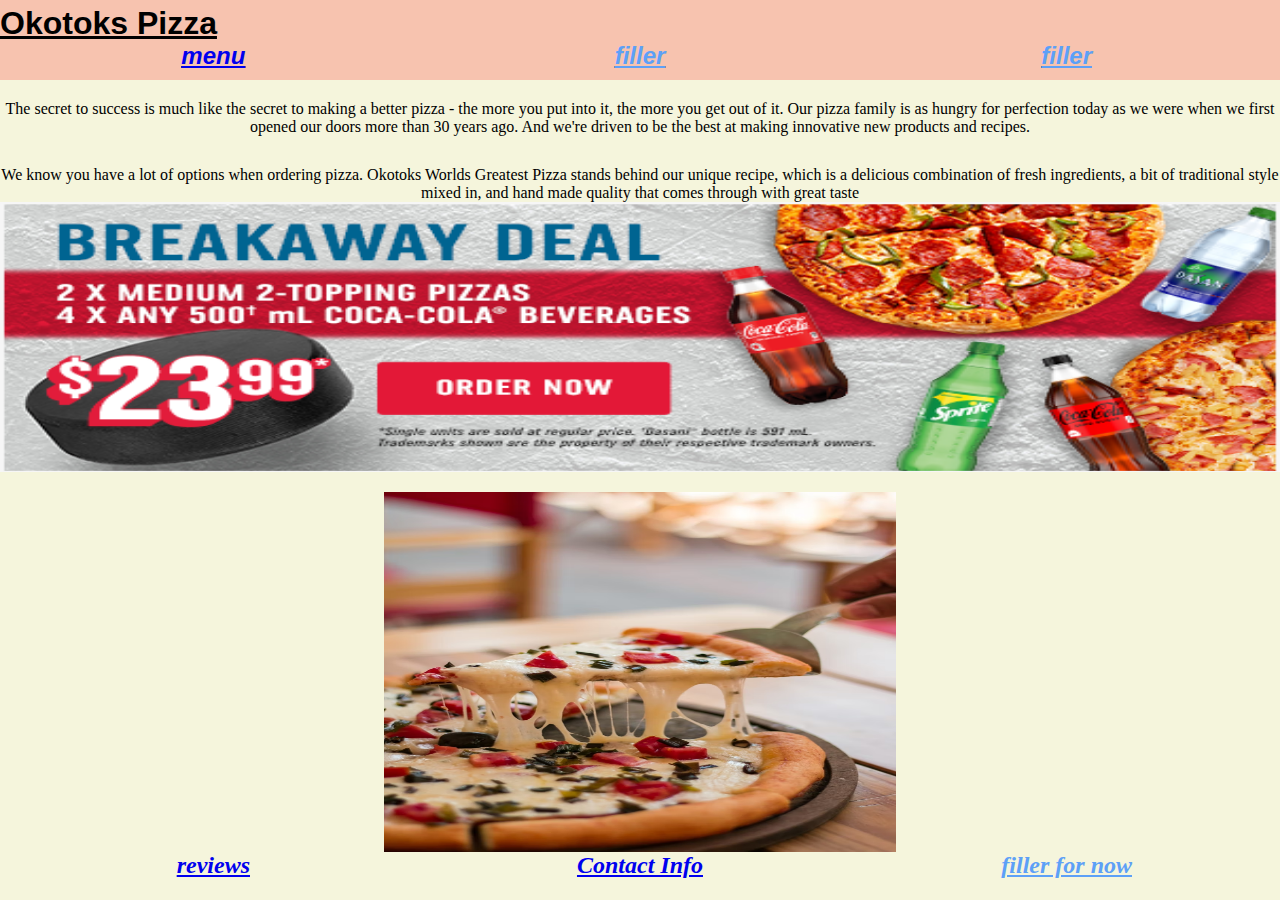
<file: index.html>
<!DOCTYPE html>
<html lang="en">
<head>
    <meta charset="UTF-8">
    <meta http-equiv="X-UA-Compatible" content="IE=edge">
    <meta name="viewport" content="width=device-width, initial-scale=1.0">
    <meta name="description" content="okotoks worlds Greatest pizza, we have all types of pizzas and deals" />
<title></title>

    <meta property="og:url" content="okotokspizza.ml" />
    <meta property="og:type" content="website" />
    <meta property="og:title" content="okotokspizza" />
    <meta property="og:description" content="okotoks worlds Greatest pizza, we have all types of pizzas and deals" />
    <meta property="og:image" content="okotokspizzapic.jpg" />

    <meta property="keywords" content="pizza, cheesy, okotoks, take-out, specials, okotoks pizza, fresh ingredient, homemade, pepperoni" />
    <meta property="author" content="Tyler Mersereau" />

    <link rel="stylesheet" href="css/style.css">



</head>
<body>
    <header id="index_header">
    <h1 id="index_h1">Okotoks Pizza</h1>
   <nav>
    <a id="menu_link" href="menu.html">menu</a>
    <a href="">filler</a>
    <a href="">filler</a>
    </nav>
    </header>

    <section>
        <p id="indexP_one">The secret to success is much like the secret to making a better pizza - the more you put into it, the more you get out of it. 
            Our pizza family is as hungry for perfection today as we were when we first opened our doors more than 30 years ago. And we're 
            driven to be the best at making innovative new products and recipes.</p>
        
        <p id="indexP_two">We know you have a lot of options when ordering pizza. 
        Okotoks Worlds Greatest Pizza stands behind our unique recipe, 
        which is a delicious combination of fresh ingredients, a bit of traditional style mixed in,
         and hand made quality that comes through with great taste
        </p>
    </section>

    <div id="div_one">
        <img id="index_promo" src="indexPhotos/pizza promo.PNG" alt="">
        <img id="indexImg" src="indexPhotos/okotokspizzapic.jpg" alt="pizza">
    </div>
    
    <nav>
<a id="review_link" href="review.html">reviews</a>
<a id="contact_link" href="contact.html">Contact Info</a>
<a href="">filler for now</a>
    </nav>
</body>
</html>
</file>
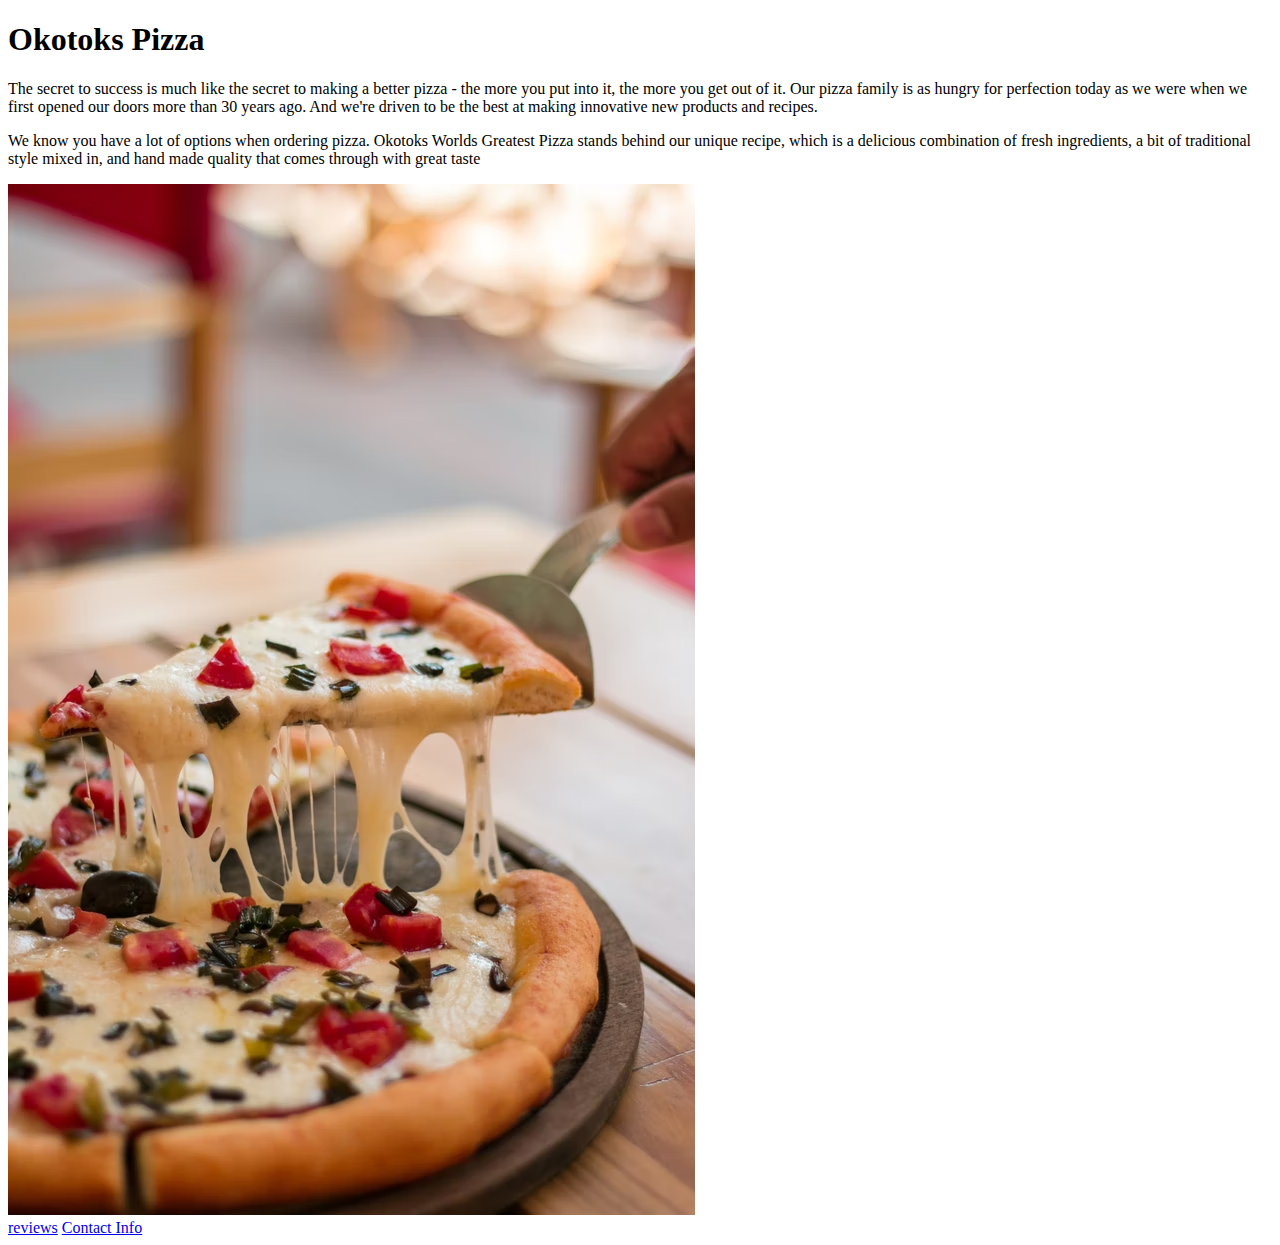
<file: okotoksPizza/index.html>
<!DOCTYPE html>
<html lang="en">
<head>
    <meta charset="UTF-8">
    <meta http-equiv="X-UA-Compatible" content="IE=edge">
    <meta name="viewport" content="width=device-width, initial-scale=1.0">
    <title>Document</title>
</head>
<body>
    <header>
    <h1>Okotoks Pizza</h1>
    </header>

    <section>
        <p>The secret to success is much like the secret to making a better pizza - the more you put into it, the more you get out of it. 
            Our pizza family is as hungry for perfection today as we were when we first opened our doors more than 30 years ago. And we're 
            driven to be the best at making innovative new products and recipes.</p>
        
        <p>We know you have a lot of options when ordering pizza. 
        Okotoks Worlds Greatest Pizza stands behind our unique recipe, 
        which is a delicious combination of fresh ingredients, a bit of traditional style mixed in,
         and hand made quality that comes through with great taste
        </p>
    </section>

    <div>
        <img src="okotokspizzapic.jpg" alt="pizza">
    </div>
    
    <nav>
<a href="review.html">reviews</a>
<a href="contact.html">Contact Info</a>
    </nav>
</html>
</file>
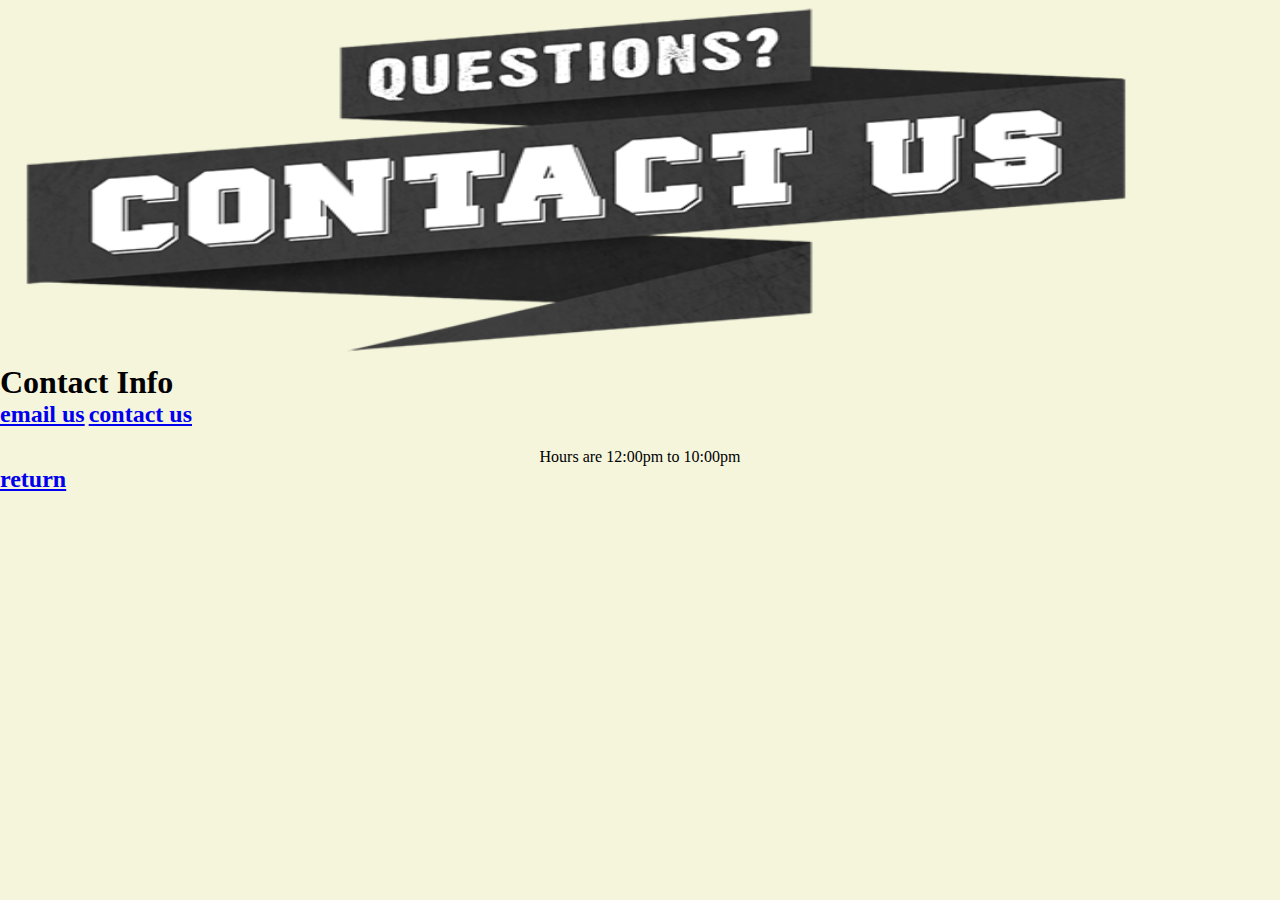
<file: contact.html>
<!DOCTYPE html>
<html lang="en">
<head>
    <meta charset="UTF-8">
    <meta http-equiv="X-UA-Compatible" content="IE=edge">
    <meta name="viewport" content="width=device-width, initial-scale=1.0">
    <title>Contact Info</title>

    <meta property="og:url" content="okotokspizza/contactus/.ml" />
    <meta property="og:type" content="website" />
    <meta property="og:title" content="okotokspizza contact" />
    <meta property="og:description" content="okotoks worlds Greatest pizza, we have all types of pizzas and deals" />
    <meta property="og:image" content="okotokspizzapic.jpg" />

    <meta property="keywords" content="okotoks, okotoks pizza, 403-555-5555 "/>
    <meta property="author" content="Tyler Mersereau" />

    <link rel="stylesheet" href="/css/style.css">
</head>
<body>
    
    <header>
        <img id="contact_usImg" src="ContactPhotos/contactus.jpg" alt="questions? contact us">

        <h1>Contact Info</h1>
        <a href="mailto:info@okotokspizza.ca">email us</a>
        <a href="tel:(403)555-5555">contact us</a>
        
    <div>
        <p>Hours are 12:00pm to 10:00pm</p>
    </div>
    </header>
    
    <footer>
        <a href="index.html">return</a>
    </footer>
</body>
</html>
</file>
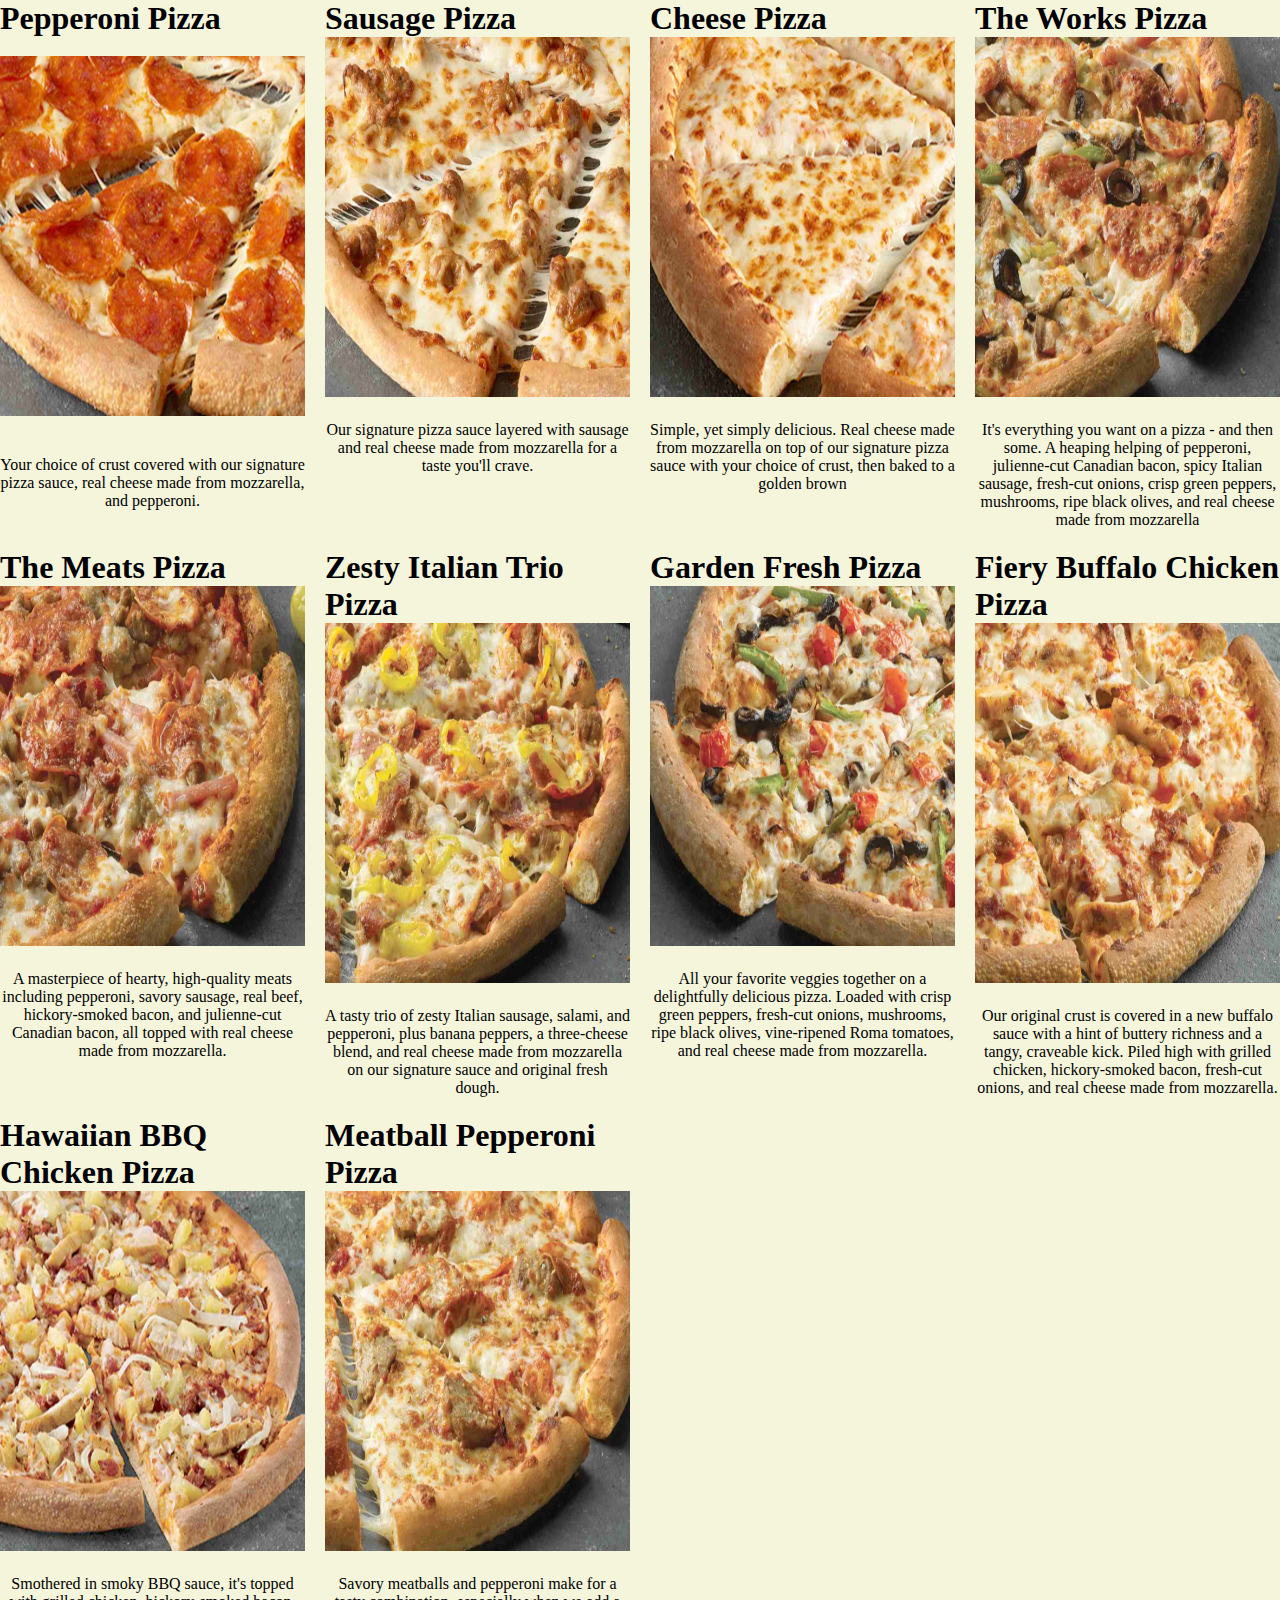
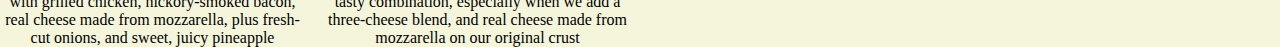
<file: menu.html>
<!DOCTYPE html>
<html lang="en">

<head>
    <meta charset="UTF-8">
    <meta http-equiv="X-UA-Compatible" content="IE=edge">
    <meta name="viewport" content="width=device-width, initial-scale=1.0">
    <title>menu</title>

    <meta property="og:url" content="okotokspizza.ml" />
    <meta property="og:type" content="website" />
    <meta property="og:title" content="okotokspizza" />
    <meta property="og:description" content="okotoks worlds Greatest pizza, we have all types of pizzas and deals" />
    <meta property="og:image" content="okotokspizzapic.jpg" />

    <meta property="keywords"
        content="pizza, cheesy, okotoks, take-out, specials, okotoks pizza, fresh ingredient, homemade, pepperoni" />
    <meta property="author" content="Tyler Mersereau" />

    <link rel="stylesheet" href="css/style.css">
</head>

<body>

    <section id="section_one">

        <div id="div_one">
            <h1>Pepperoni Pizza</h1>

            <img class="background_color" src="menuphotos/pepperoni.jpg" alt="pepperoni pizza">

            <p>Your choice of crust covered with our signature pizza sauce, real cheese made from mozzarella, and
                pepperoni.</p>
        </div>

        <div id="div_two">
            <h1>Sausage Pizza</h1>

            <img class="background_color" src="menuphotos/sausage.jpg" alt="Sausage pizza">

            <p>Our signature pizza sauce layered with sausage and real cheese made from mozzarella for a taste you'll
                crave. </p>
        </div>

        <div id="div_three">
            <h1>Cheese Pizza</h1>

            <img class="background_color" src="menuphotos/cheese.jpg" alt="cheese pizza">

            <p>Simple, yet simply delicious. Real cheese made from mozzarella on top of our signature pizza sauce with
                your choice of crust, then baked to a golden brown</p>
        </div>

        <div id="div_four">
            <h1>The Works Pizza</h1>

            <img class="background_color" src="menuphotos/the-works.jpg" alt="works pizza">

            <p>It's everything you want on a pizza - and then some. A heaping helping of pepperoni, julienne-cut
                Canadian bacon, spicy Italian sausage, fresh-cut onions, crisp green peppers, mushrooms, ripe black
                olives, and real cheese made from mozzarella</p>
        </div>

        <div id="div_five">
            <h1>The Meats Pizza</h1>

            <img class="background_color" src="menuphotos/the-meats.jpg" alt="Meats Pizza">

            <p>A masterpiece of hearty, high-quality meats including pepperoni, savory sausage, real beef,
                hickory-smoked bacon, and julienne-cut Canadian bacon, all topped with real cheese made from mozzarella.
            </p>
        </div>

        <div id="div_six">
            <h1>Zesty Italian Trio Pizza</h1>

            <img class="background_color" src="menuphotos/zesty-italian-trio.jpg" alt="Zesty Italian Trio Pizza">

            <p>A tasty trio of zesty Italian sausage, salami, and pepperoni, plus banana peppers, a three-cheese blend,
                and real cheese made from mozzarella on our signature sauce and original fresh dough.</p>
        </div>

        <div id="div_seven">
            <h1>Garden Fresh Pizza</h1>

            <img class="background_color" src="menuphotos/garden-fresh.jpg" alt="Garden Fresh Pizza">

            <p>All your favorite veggies together on a delightfully delicious pizza. Loaded with crisp green peppers,
                fresh-cut onions, mushrooms, ripe black olives, vine-ripened Roma tomatoes, and real cheese made from
                mozzarella.</p>
        </div>

        <div id="div_eight">
            <h1>Fiery Buffalo Chicken Pizza</h1>

            <img class="background_color" src="menuphotos/fiery-buffalo-chicken.jpg" alt="Fiery Buffalo Chicken Pizza">

            <p> Our original crust is covered in a new buffalo sauce with a hint of buttery richness and a tangy,
                craveable kick. Piled high with grilled chicken, hickory-smoked bacon, fresh-cut onions, and real cheese
                made from mozzarella.</p>
        </div>

        <div id="div_nine">
            <h1>Hawaiian BBQ Chicken Pizza</h1>

            <img class="background_color" src="menuphotos/hawaiian-bbq-chicken.jpg" alt="Hawaiian BBQ Chicken Pizza">

            <p>Smothered in smoky BBQ sauce, it's topped with grilled chicken, hickory-smoked bacon, real cheese made
                from mozzarella, plus fresh-cut onions, and sweet, juicy pineapple</p>
        </div>

        <div id="div_ten">
            <h1>Meatball Pepperoni Pizza</h1>

            <img class="background_color" src="menuphotos/meatball-pepp.jpg" alt="Meatball Pepperoni Pizza">

            <p>Savory meatballs and pepperoni make for a tasty combination, especially when we add a three-cheese blend, and real cheese made from mozzarella on our original crust</p>
        </div>










    </section>



</body>

</html>
</file>
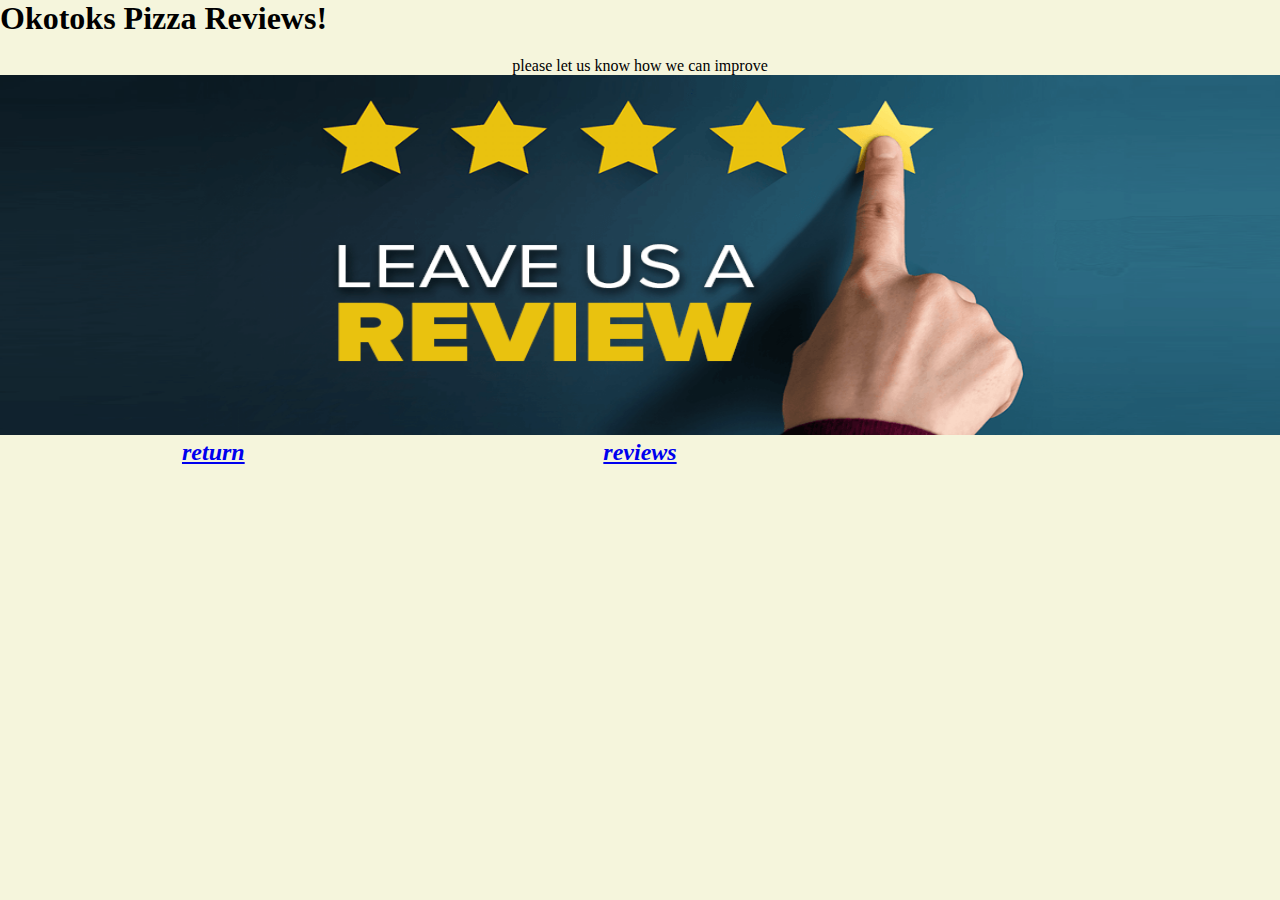
<file: review.html>
<!DOCTYPE html>
<html lang="en">
<head>
    <meta charset="UTF-8">
    <meta http-equiv="X-UA-Compatible" content="IE=edge">
    <meta name="viewport" content="width=device-width, initial-scale=1.0">
    <title>Reviews</title>

    <meta property="og:url" content="okotokspizza/Reviews.ml" />
    <meta property="og:type" content="website" />
    <meta property="og:title" content="okotokspizza Reviews" />
    <meta property="og:description" content="Reviews okotoks worlds Greatest pizza" />
    <meta property="og:image" content="customereview.jpg" />

    <meta property="keywords" content="pizza, cheesy, okotoks, take-out, specials, okotoks pizza, fresh ingredient, homemade, pepperoni reviews, bad, good, 5 star" />
    <meta property="author" content="Tyler Mersereau" />

    <link rel="stylesheet" href="/css/style.css">
</head>
<body>
    <header>
        <h1 id="Title">Okotoks Pizza Reviews!</h1>
    <p>please let us know how we can improve</p>
    </header>

    <div>    
        <img src="ReviewPhotos/customereview.jpg" alt="let us know what we can do better">
    </div>

    <nav>
        <a href="index.html">return</a>
        <a href="https://www.yelp.ca/biz/atlas-pizza-calgary?osq=pizza" target=_blank >reviews</a>
        </nav>
</body>
</html>
</file>
<file: css/style.css>
* {
  margin: 0;
  padding: 0;
}

body {
  background-color: beige;
  display: grid;
  grid-template-columns: 1fr;
}

@-webkit-keyframes okotokspizza {
  0% {
    width: 16.6%;
    background-color: red;
    transform: rotate(60deg);
    padding: 20px;
  }
  20% {
    width: 33.3%;
    background-color: orange;
    transform: rotate(120deg);
    padding: 20px;
  }
  40% {
    width: 49.9%;
    background-color: yellow;
    transform: rotate(180deg);
    padding: 20px;
  }
  60% {
    width: 66.5%;
    background-color: green;
    transform: rotate(240deg);
    padding: 20px;
  }
  80% {
    width: 83.1%;
    background-color: blue;
    transform: rotate(300deg);
    padding: 20px;
  }
  100% {
    width: 100%;
    background-color: violet;
    transform: rotate(360deg);
    padding: 20px;
  }
}
@keyframes okotokspizza {
  0% {
    width: 16.6%;
    background-color: red;
    transform: rotate(60deg);
    padding: 20px;
  }
  20% {
    width: 33.3%;
    background-color: orange;
    transform: rotate(120deg);
    padding: 20px;
  }
  40% {
    width: 49.9%;
    background-color: yellow;
    transform: rotate(180deg);
    padding: 20px;
  }
  60% {
    width: 66.5%;
    background-color: green;
    transform: rotate(240deg);
    padding: 20px;
  }
  80% {
    width: 83.1%;
    background-color: blue;
    transform: rotate(300deg);
    padding: 20px;
  }
  100% {
    width: 100%;
    background-color: violet;
    transform: rotate(360deg);
    padding: 20px;
  }
}
#index_promo:active {
  -webkit-animation: okotokspizza 1s linear;
  animation: okotokspizza 1s linear;
}

/* Above is animation for index picture */
/*# sourceMappingURL=promo_transition.css.map */
.background_color {
  transition: all 1s ease-in-out;
}

.background_color:hover {
  box-shadow: 10px 10px rgba(10, 10, 10, 0.377);
}

/* above us for menu picture hover */
#indexImg {
  transition: all 1s ease-in-out;
}

#indexImg:hover {
  border-radius: 40%;
}

/* end of animations */
#index_header {
  display: grid;
  -webkit-text-decoration-line: underline;
          text-decoration-line: underline;
  text-align: start;
  font-family: "Franklin Gothic Medium", "Arial Narrow", Arial, sans-serif;
  background-color: rgba(255, 0, 0, 0.205);
  padding-bottom: 10px;
  padding-top: 5px;
}

/* Links for website*/
nav > a {
  font-style: italic;
  text-align: center;
}

a:link {
  font-weight: bold;
  font-size: medium;
}

a:visited {
  font-size: small;
  color: rgba(93, 160, 247, 0.959);
}

/*above are links for website */
p:hover {
  font-size: larger;
}

#indexImg:active {
  filter: opacity(0);
}

#indexP_one {
  padding-bottom: 10px;
}

p {
  text-align: center;
  padding-top: 20px;
}

#section_one {
  display: grid;
  grid-template-columns: repeat(auto-fit, minmax(300px, 1fr));
  gap: 20px;
}

#indexImg {
  padding-top: 20px;
}

div > img {
  width: 100%;
  height: 40vh;
}

#contact_usImg {
  width: 90%;
  height: 40vh;
}

#index_promo {
  display: none;
}

/* tablet rules below! */
@media only screen and (min-width: 500px) {
  #indexImg {
    width: 40vw;
    display: grid;
    grid-template-columns: 1fr;
    justify-self: center;
  }

  #index_promo {
    display: block;
    height: 30vh;
  }

  #div_one {
    display: grid;
  }

  a:link {
    font-size: larger;
  }
}
nav {
  display: grid;
  grid-template-columns: 1fr 1fr 1fr;
}

/* Desktop rules below */
@media only screen and (min-width: 1000px) {
  a:link {
    font-size: x-large;
  }
}/*# sourceMappingURL=style.css.map */
</file>
